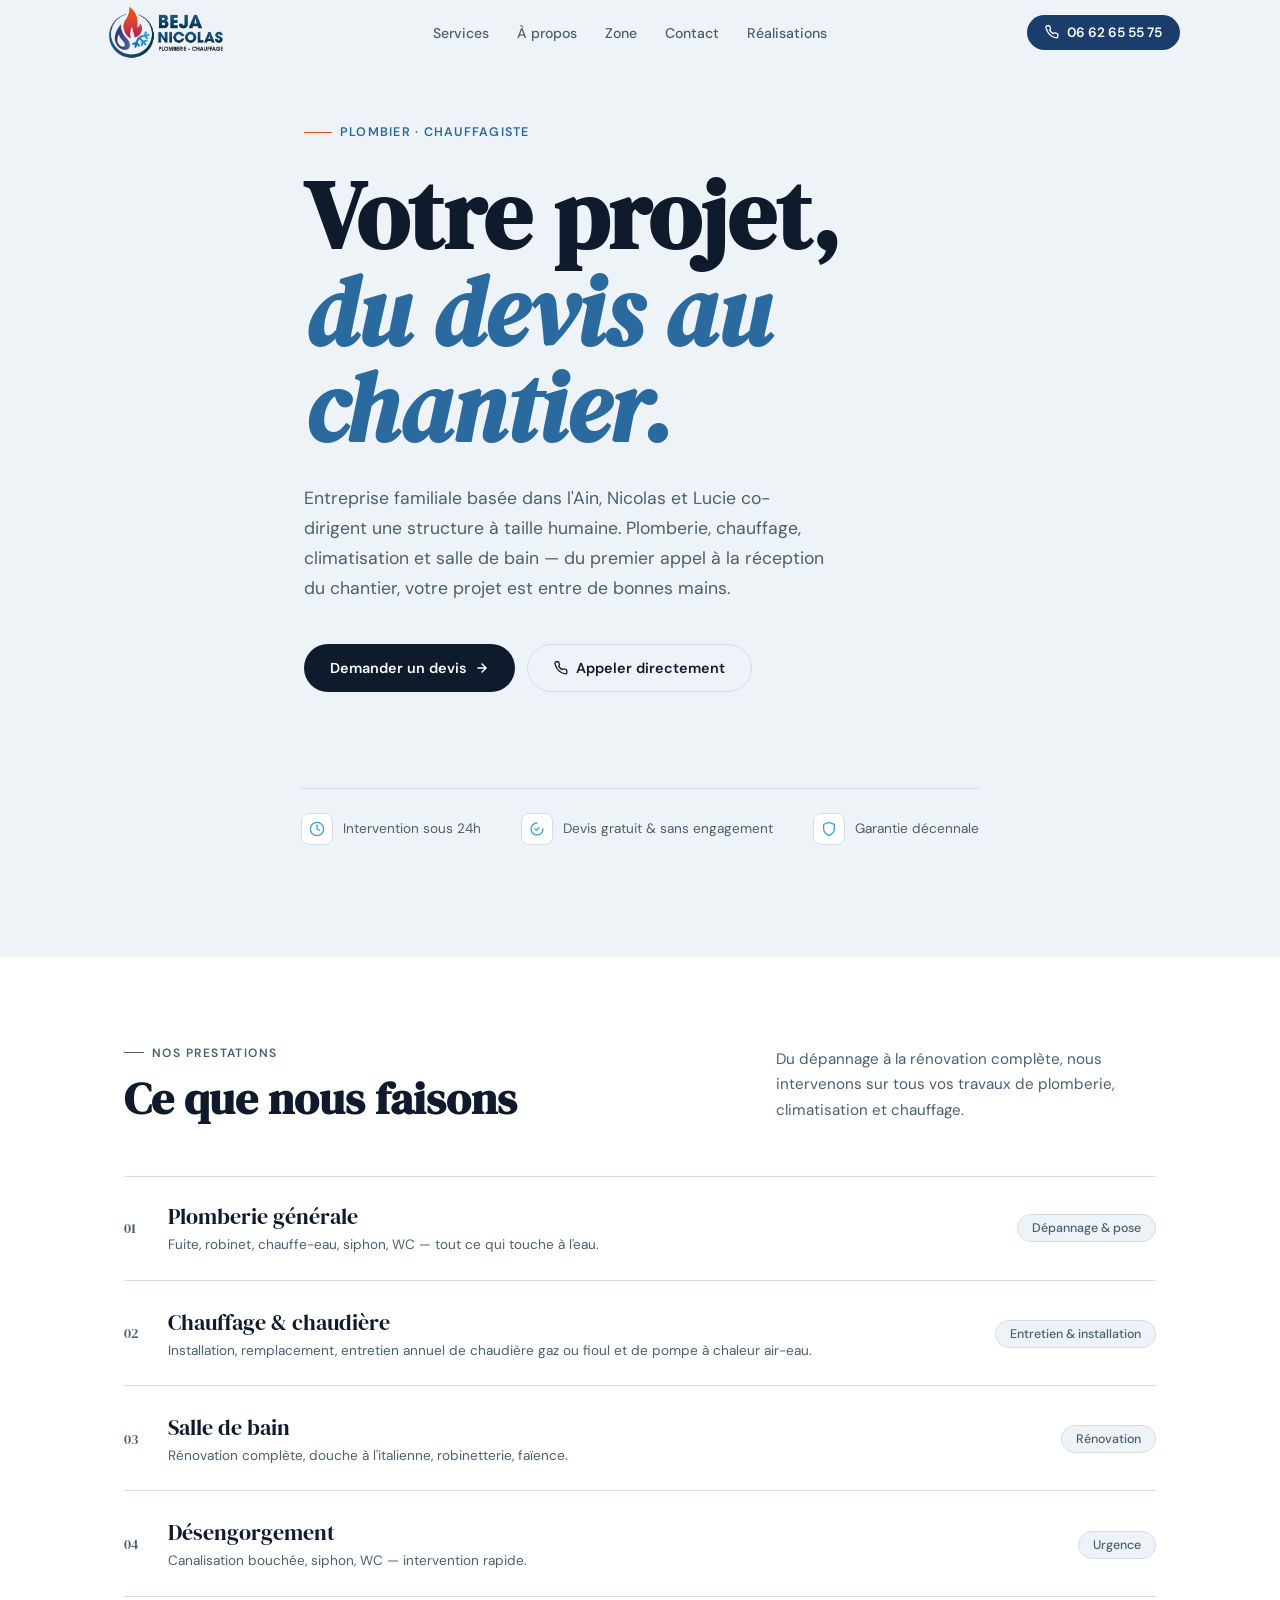
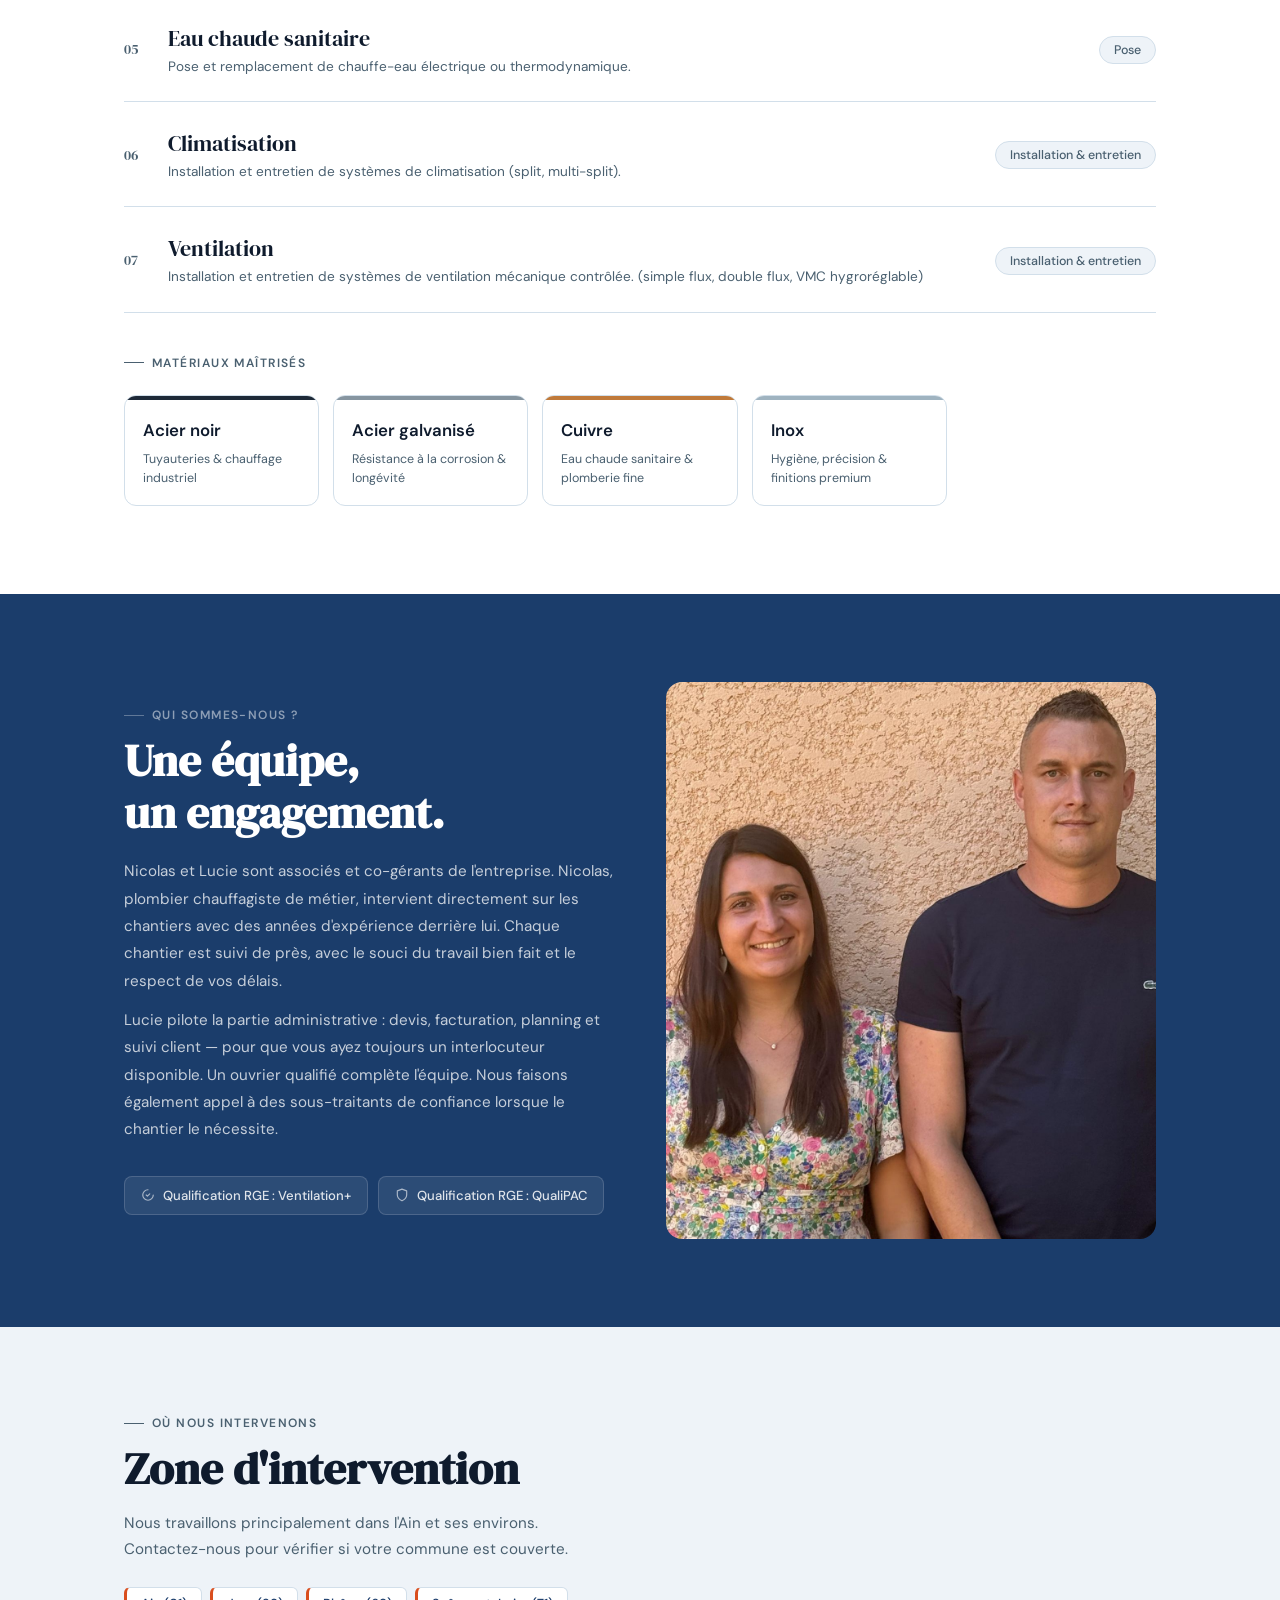
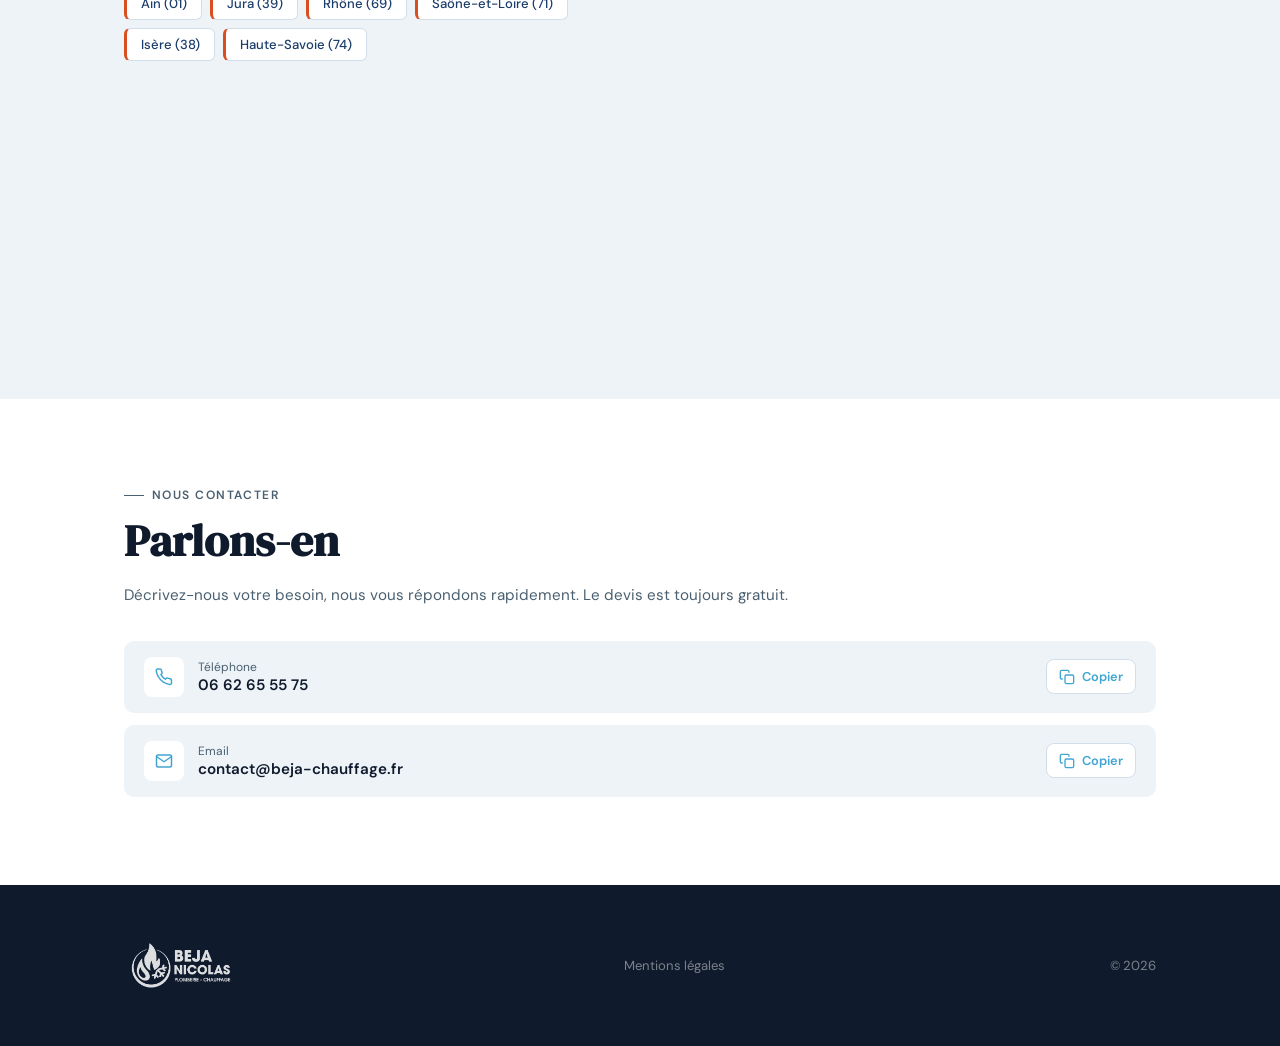
<file: index.html>
<!doctype html>
<html lang="fr">
  <head>
    <meta charset="UTF-8" />
    <meta name="viewport" content="width=device-width, initial-scale=1.0" />
    <title>Nicolas BEJA — Plombier Chauffagiste dans l'Ain (01)</title>
    <meta
      name="description"
      content="Plombier chauffagiste dans l'Ain (01). Entreprise familiale à Revonnas — dépannage, installation sanitaire, chauffage, climatisation. Devis gratuit, intervention rapide."
    />

    <!-- Open Graph -->
    <meta property="og:type" content="website" />
    <meta property="og:locale" content="fr_FR" />
    <meta
      property="og:title"
      content="Nicolas BEJA — Plombier Chauffagiste dans l'Ain (01)"
    />
    <meta
      property="og:description"
      content="Plombier chauffagiste dans l'Ain (01). Entreprise familiale à Revonnas — dépannage, installation sanitaire, chauffage, climatisation. Devis gratuit, intervention rapide."
    />
    <meta property="og:url" content="https://www.beja-chauffage-plomberie.fr/" />
    <meta
      property="og:image"
      content="https://www.beja-chauffage-plomberie.fr/assets/images/logo.png"
    />
    <meta
      property="og:site_name"
      content="Beja Nicolas — Plombier Chauffagiste"
    />

    <!-- Twitter Card -->
    <meta name="twitter:card" content="summary_large_image" />
    <meta
      name="twitter:title"
      content="Nicolas BEJA — Plombier Chauffagiste dans l'Ain (01)"
    />
    <meta
      name="twitter:description"
      content="Plombier chauffagiste dans l'Ain (01). Entreprise familiale à Revonnas — dépannage, installation sanitaire, chauffage, climatisation. Devis gratuit, intervention rapide."
    />
    <meta
      name="twitter:image"
      content="https://www.beja-chauffage-plomberie.fr/assets/images/logo.png"
    />
    <link rel="canonical" href="https://www.beja-chauffage-plomberie.fr/" />
    <meta name="robots" content="index, follow" />

    <!-- JSON-LD LocalBusiness -->
    <script type="application/ld+json">
      {
        "@context": "https://schema.org",
        "@type": "Plumber",
        "name": "Beja Nicolas",
        "legalName": "Beja Nicolas SARL",
        "url": "https://www.beja-chauffage-plomberie.fr/",
        "logo": "https://www.beja-chauffage-plomberie.fr/assets/images/logo.png",
        "image": "https://www.beja-chauffage-plomberie.fr/assets/images/logo.png",
        "telephone": "+33662655575",
        "email": "contact@beja-chauffage.fr",
        "vatID": "FR61990108763",
        "sameAs": [],
        "address": {
          "@type": "PostalAddress",
          "streetAddress": "116 Impasse de la Grillette",
          "addressLocality": "Revonnas",
          "postalCode": "01250",
          "addressCountry": "FR"
        },
        "geo": {
          "@type": "GeoCoordinates",
          "latitude": 46.1717,
          "longitude": 5.3094
        },
        "areaServed": [
          { "@type": "AdministrativeArea", "name": "Ain" },
          { "@type": "AdministrativeArea", "name": "Jura" },
          { "@type": "AdministrativeArea", "name": "Rhône" },
          { "@type": "AdministrativeArea", "name": "Saône-et-Loire" },
          { "@type": "AdministrativeArea", "name": "Isère" },
          { "@type": "AdministrativeArea", "name": "Haute-Savoie" }
        ],
        "priceRange": "€€",
        "openingHoursSpecification": [
          {
            "@type": "OpeningHoursSpecification",
            "dayOfWeek": [
              "Monday",
              "Tuesday",
              "Wednesday",
              "Thursday",
              "Friday"
            ],
            "opens": "08:00",
            "closes": "18:00"
          }
        ],
        "hasOfferCatalog": {
          "@type": "OfferCatalog",
          "name": "Services de plomberie et chauffage",
          "itemListElement": [
            {
              "@type": "Offer",
              "itemOffered": {
                "@type": "Service",
                "name": "Plomberie générale"
              }
            },
            {
              "@type": "Offer",
              "itemOffered": {
                "@type": "Service",
                "name": "Chauffage et chaudière"
              }
            },
            {
              "@type": "Offer",
              "itemOffered": {
                "@type": "Service",
                "name": "Rénovation salle de bain"
              }
            },
            {
              "@type": "Offer",
              "itemOffered": { "@type": "Service", "name": "Débouchage" }
            },
            {
              "@type": "Offer",
              "itemOffered": {
                "@type": "Service",
                "name": "Eau chaude sanitaire"
              }
            },
            {
              "@type": "Offer",
              "itemOffered": { "@type": "Service", "name": "Climatisation" }
            }
          ]
        }
      }
    </script>

    <!-- Favicon -->
    <link rel="icon" type="image/png" href="favicon-96x96.png" sizes="96x96" />
    <link rel="icon" type="image/svg+xml" href="favicon.svg" />
    <link rel="shortcut icon" href="favicon.ico" />
    <link rel="apple-touch-icon" sizes="180x180" href="apple-touch-icon.png" />
    <meta name="apple-mobile-web-app-title" content="Beja Nicolas" />
    <link rel="manifest" href="site.webmanifest" />

    <!-- Preload CSS critique -->
    <link
      rel="preload"
      href="css/style.css"
      as="style"
      onload="this.rel = 'stylesheet'"
    />
    <noscript><link rel="stylesheet" href="css/style.css" /></noscript>

    <!-- Polices auto-hébergées -->
    <link
      rel="preload"
      href="fonts/dm-sans-latin.woff2"
      as="font"
      type="font/woff2"
      crossorigin
    />
    <link
      rel="preload"
      href="fonts/dm-serif-normal-latin.woff2"
      as="font"
      type="font/woff2"
      crossorigin
    />
    <link
      rel="preload"
      href="fonts/dm-serif-italic-latin.woff2"
      as="font"
      type="font/woff2"
      crossorigin
    />
    <meta name="theme-color" content="#1B3D6B" />
  </head>
  <body>
    <!-- NAV -->
    <nav class="nav" id="nav">
      <div class="nav-row">
        <a href="#" class="nav-logo">
          <img
            src="assets/images/logo.png"
            alt="Beja Nicolas — Plombier Chauffagiste"
            width="88"
            height="62"
          />
        </a>

        <ul class="nav-links">
          <li><a href="#services">Services</a></li>
          <li><a href="#about">À propos</a></li>
          <li><a href="#zone">Zone</a></li>
          <li><a href="#contact">Contact</a></li>
          <li><a href="/realisations">Réalisations</a></li>
        </ul>

        <a href="tel:+33662655575" class="nav-tel">
          <svg
            width="14"
            height="14"
            viewBox="0 0 24 24"
            fill="none"
            stroke="currentColor"
            stroke-width="2.2"
            stroke-linecap="round"
            stroke-linejoin="round"
          >
            <path
              d="M22 16.92v3a2 2 0 0 1-2.18 2 19.79 19.79 0 0 1-8.63-3.07A19.5 19.5 0 0 1 4.69 12a19.79 19.79 0 0 1-3.07-8.67A2 2 0 0 1 3.6 1.27h3a2 2 0 0 1 2 1.72c.127.96.361 1.903.7 2.81a2 2 0 0 1-.45 2.11L7.91 8.85a16 16 0 0 0 6 6l.91-.91a2 2 0 0 1 2.11-.45c.907.339 1.85.573 2.81.7A2 2 0 0 1 21.73 16.92z"
            />
          </svg>
          06 62 65 55 75
        </a>

        <button class="burger" id="burger" aria-label="Menu">
          <span></span><span></span><span></span>
        </button>
      </div>
    </nav>

    <div class="drawer" id="drawer">
      <a href="#services" class="dl">Services</a>
      <a href="#about" class="dl">À propos</a>
      <a href="#zone" class="dl">Zone d'intervention</a>
      <a href="#contact" class="dl">Contact</a>
      <a href="/realisations" class="dl">Réalisations</a>
      <a href="tel:+33662655575" class="cta">06 62 65 55 75</a>
    </div>

    <main>
      <!-- HERO -->
      <section class="hero">
        <div class="wrap hero-body">
          <div class="hero-tag">
            <div class="hero-tag-line"></div>
            Plombier · Chauffagiste
          </div>
          <h1>Votre projet,<br /><em>du devis au chantier.</em></h1>
          <p class="hero-sub">
            Entreprise familiale basée dans l'Ain, Nicolas et Lucie co-dirigent
            une structure à taille humaine. Plomberie, chauffage, climatisation
            et salle de bain — du premier appel à la réception du chantier,
            votre projet est entre de bonnes mains.
          </p>
          <div class="hero-actions">
            <a href="#contact" class="btn-dark">
              Demander un devis
              <svg
                width="14"
                height="14"
                viewBox="0 0 24 24"
                fill="none"
                stroke="currentColor"
                stroke-width="2.5"
                stroke-linecap="round"
                stroke-linejoin="round"
              >
                <path d="M5 12h14M12 5l7 7-7 7" />
              </svg>
            </a>
            <a href="tel:+33662655575" class="btn-ghost">
              <svg
                width="14"
                height="14"
                viewBox="0 0 24 24"
                fill="none"
                stroke="currentColor"
                stroke-width="2.2"
                stroke-linecap="round"
                stroke-linejoin="round"
              >
                <path
                  d="M22 16.92v3a2 2 0 0 1-2.18 2 19.79 19.79 0 0 1-8.63-3.07A19.5 19.5 0 0 1 4.69 12a19.79 19.79 0 0 1-3.07-8.67A2 2 0 0 1 3.6 1.27h3a2 2 0 0 1 2 1.72c.127.96.361 1.903.7 2.81a2 2 0 0 1-.45 2.11L7.91 8.85a16 16 0 0 0 6 6l.91-.91a2 2 0 0 1 2.11-.45c.907.339 1.85.573 2.81.7A2 2 0 0 1 21.73 16.92z"
                />
              </svg>
              Appeler directement
            </a>
          </div>
        </div>

        <div class="wrap">
          <div class="hero-bar">
            <div class="hero-bar-item">
              <div class="hero-bar-icon">
                <svg
                  width="16"
                  height="16"
                  viewBox="0 0 24 24"
                  fill="none"
                  stroke="currentColor"
                  stroke-width="2"
                  stroke-linecap="round"
                  stroke-linejoin="round"
                >
                  <circle cx="12" cy="12" r="10" />
                  <polyline points="12 6 12 12 16 14" />
                </svg>
              </div>
              Intervention sous 24h
            </div>
            <div class="hero-bar-item">
              <div class="hero-bar-icon">
                <svg
                  width="16"
                  height="16"
                  viewBox="0 0 24 24"
                  fill="none"
                  stroke="currentColor"
                  stroke-width="2"
                  stroke-linecap="round"
                  stroke-linejoin="round"
                >
                  <path d="M9 12l2 2 4-4" />
                  <path d="M21 12c0 4.97-4.03 9-9 9s-9-4.03-9-9 4.03-9 9-9" />
                </svg>
              </div>
              Devis gratuit &amp; sans engagement
            </div>
            <div class="hero-bar-item">
              <div class="hero-bar-icon">
                <svg
                  width="16"
                  height="16"
                  viewBox="0 0 24 24"
                  fill="none"
                  stroke="currentColor"
                  stroke-width="2"
                  stroke-linecap="round"
                  stroke-linejoin="round"
                >
                  <path d="M12 22s8-4 8-10V5l-8-3-8 3v7c0 6 8 10 8 10z" />
                </svg>
              </div>
              Garantie décennale
            </div>
          </div>
        </div>
      </section>

      <!-- SERVICES -->
      <section class="services" id="services">
        <div class="wrap">
          <div class="services-top rv">
            <div>
              <div class="sec-label">Nos prestations</div>
              <h2 class="sec-title">Ce que nous faisons</h2>
            </div>
            <p>
              Du dépannage à la rénovation complète, nous intervenons sur tous
              vos travaux de plomberie, climatisation et chauffage.
            </p>
          </div>

          <div class="services-list rv">
            <div class="service-row">
              <div class="service-row-left">
                <span class="service-num">01</span>
                <div>
                  <h3>Plomberie générale</h3>
                  <p>
                    Fuite, robinet, chauffe-eau, siphon, WC — tout ce qui touche
                    à l'eau.
                  </p>
                </div>
              </div>
              <span class="service-tag">Dépannage &amp; pose</span>
            </div>

            <div class="service-row">
              <div class="service-row-left">
                <span class="service-num">02</span>
                <div>
                  <h3>Chauffage &amp; chaudière</h3>
                  <p>
                    Installation, remplacement, entretien annuel de chaudière
                    gaz ou fioul et de pompe à chaleur air-eau.
                  </p>
                </div>
              </div>
              <span class="service-tag">Entretien &amp; installation</span>
            </div>

            <div class="service-row">
              <div class="service-row-left">
                <span class="service-num">03</span>
                <div>
                  <h3>Salle de bain</h3>
                  <p>
                    Rénovation complète, douche à l'italienne, robinetterie,
                    faïence.
                  </p>
                </div>
              </div>
              <span class="service-tag">Rénovation</span>
            </div>

            <div class="service-row">
              <div class="service-row-left">
                <span class="service-num">04</span>
                <div>
                  <h3>Désengorgement</h3>
                  <p>Canalisation bouchée, siphon, WC — intervention rapide.</p>
                </div>
              </div>
              <span class="service-tag">Urgence</span>
            </div>

            <div class="service-row">
              <div class="service-row-left">
                <span class="service-num">05</span>
                <div>
                  <h3>Eau chaude sanitaire</h3>
                  <p>
                    Pose et remplacement de chauffe-eau électrique ou
                    thermodynamique.
                  </p>
                </div>
              </div>
              <span class="service-tag">Pose</span>
            </div>

            <div class="service-row">
              <div class="service-row-left">
                <span class="service-num">06</span>
                <div>
                  <h3>Climatisation</h3>
                  <p>
                    Installation et entretien de systèmes de climatisation
                    (split, multi-split).
                  </p>
                </div>
              </div>
              <span class="service-tag">Installation &amp; entretien</span>
            </div>

            <div class="service-row">
              <div class="service-row-left">
                <span class="service-num">07</span>
                <div>
                  <h3>Ventilation</h3>
                  <p>
                    Installation et entretien de systèmes de ventilation
                    mécanique contrôlée. (simple flux, double flux, VMC
                    hygroréglable)
                  </p>
                </div>
              </div>
              <span class="service-tag">Installation &amp; entretien</span>
            </div>

            <div class="mat-section rv">
              <div class="sec-label" style="margin-bottom: 1.5rem">
                Matériaux maîtrisés
              </div>
              <div class="mat-showcase">
                <div class="mat-card mat-card--noir">
                  <div class="mat-top"></div>
                  <strong>Acier noir</strong>
                  <span>Tuyauteries &amp; chauffage industriel</span>
                </div>

                <div class="mat-card mat-card--galva">
                  <div class="mat-top"></div>
                  <strong>Acier galvanisé</strong>
                  <span>Résistance à la corrosion &amp; longévité</span>
                </div>

                <div class="mat-card mat-card--cuivre">
                  <div class="mat-top"></div>
                  <strong>Cuivre</strong>
                  <span>Eau chaude sanitaire &amp; plomberie fine</span>
                </div>

                <div class="mat-card mat-card--inox">
                  <div class="mat-top"></div>
                  <strong>Inox</strong>
                  <span>Hygiène, précision &amp; finitions premium</span>
                </div>
              </div>
            </div>
          </div>
        </div>
      </section>

      <!-- À PROPOS -->
      <section class="about" id="about">
        <div class="wrap">
          <div class="about-layout">
            <div class="about-text rv">
              <div class="sec-label">Qui sommes-nous ?</div>
              <h2 class="sec-title" style="color: var(--white)">
                Une équipe,<br />un engagement.
              </h2>
              <p>
                Nicolas et Lucie sont associés et co-gérants de l'entreprise.
                Nicolas, plombier chauffagiste de métier, intervient directement
                sur les chantiers avec des années d'expérience derrière lui.
                Chaque chantier est suivi de près, avec le souci du travail bien
                fait et le respect de vos délais.
              </p>
              <p>
                Lucie pilote la partie administrative : devis, facturation,
                planning et suivi client — pour que vous ayez toujours un
                interlocuteur disponible. Un ouvrier qualifié complète l'équipe.
                Nous faisons également appel à des sous-traitants de confiance
                lorsque le chantier le nécessite.
              </p>

              <div class="about-certs">
                <div class="cert">
                  <svg
                    width="14"
                    height="14"
                    viewBox="0 0 24 24"
                    fill="none"
                    stroke="currentColor"
                    stroke-width="2"
                    stroke-linecap="round"
                    stroke-linejoin="round"
                  >
                    <path d="M9 12l2 2 4-4" />
                    <path d="M21 12c0 4.97-4.03 9-9 9s-9-4.03-9-9 4.03-9 9-9" />
                  </svg>
                  Qualification RGE : Ventilation+
                </div>
                <div class="cert">
                  <svg
                    width="14"
                    height="14"
                    viewBox="0 0 24 24"
                    fill="none"
                    stroke="currentColor"
                    stroke-width="2"
                    stroke-linecap="round"
                    stroke-linejoin="round"
                  >
                    <path d="M12 22s8-4 8-10V5l-8-3-8 3v7c0 6 8 10 8 10z" />
                  </svg>
                  Qualification RGE : QualiPAC
                </div>
              </div>
            </div>

            <div class="about-photo rv">
              <img
                src="assets/images/portrait.jpg"
                alt="Nicolas et Lucie, co-gérants de l'entreprise"
                width="1200"
                height="1364"
                loading="lazy"
              />
            </div>
          </div>
        </div>
      </section>

      <!-- ZONE -->
      <section class="zone" id="zone">
        <div class="wrap">
          <div class="zone-layout">
            <div class="zone-text rv">
              <div class="sec-label">Où nous intervenons</div>
              <h2 class="sec-title">Zone d'intervention</h2>
              <p>
                Nous travaillons principalement dans l'Ain et ses environs.
                Contactez-nous pour vérifier si votre commune est couverte.
              </p>
              <div class="zone-list">
                <span class="zone-chip">Ain (01)</span>
                <span class="zone-chip">Jura (39)</span>
                <span class="zone-chip">Rhône (69)</span>
                <span class="zone-chip">Saône-et-Loire (71)</span>
                <span class="zone-chip">Isère (38)</span>
                <span class="zone-chip">Haute-Savoie (74)</span>
              </div>
            </div>

            <div class="zone-map rv">
              <iframe
                src="https://maps.google.com/maps?q=Revonnas,01250,France&z=10&output=embed"
                width="100%"
                height="100%"
                style="border: 0"
                allowfullscreen
                loading="lazy"
                referrerpolicy="no-referrer-when-downgrade"
                title="Zone d'intervention — Revonnas et alentours"
              >
              </iframe>
            </div>
          </div>
        </div>
      </section>

      <!-- CONTACT -->
      <section class="contact" id="contact">
        <div class="wrap">
          <div class="contact-layout">
            <div class="contact-intro rv">
              <div class="sec-label">Nous contacter</div>
              <h2 class="sec-title">Parlons-en</h2>
              <p>
                Décrivez-nous votre besoin, nous vous répondons rapidement. Le
                devis est toujours gratuit.
              </p>

              <div class="contact-channels">
                <div class="channel">
                  <a href="tel:+33662655575" class="channel-main">
                    <div class="channel-icon">
                      <svg
                        width="18"
                        height="18"
                        viewBox="0 0 24 24"
                        fill="none"
                        stroke="currentColor"
                        stroke-width="2"
                        stroke-linecap="round"
                        stroke-linejoin="round"
                      >
                        <path
                          d="M22 16.92v3a2 2 0 0 1-2.18 2 19.79 19.79 0 0 1-8.63-3.07A19.5 19.5 0 0 1 4.69 12a19.79 19.79 0 0 1-3.07-8.67A2 2 0 0 1 3.6 1.27h3a2 2 0 0 1 2 1.72c.127.96.361 1.903.7 2.81a2 2 0 0 1-.45 2.11L7.91 8.85a16 16 0 0 0 6 6l.91-.91a2 2 0 0 1 2.11-.45c.907.339 1.85.573 2.81.7A2 2 0 0 1 21.73 16.92z"
                        />
                      </svg>
                    </div>
                    <div>
                      <div class="channel-label">Téléphone</div>
                      <div class="channel-val">06 62 65 55 75</div>
                    </div>
                  </a>
                  <button
                    type="button"
                    class="channel-copy"
                    data-copy="0662655575"
                    aria-label="Copier le numéro de téléphone"
                  >
                    <svg
                      class="icon-copy"
                      width="16"
                      height="16"
                      viewBox="0 0 24 24"
                      fill="none"
                      stroke="currentColor"
                      stroke-width="2"
                      stroke-linecap="round"
                      stroke-linejoin="round"
                    >
                      <rect x="9" y="9" width="13" height="13" rx="2" ry="2" />
                      <path
                        d="M5 15H4a2 2 0 0 1-2-2V4a2 2 0 0 1 2-2h9a2 2 0 0 1 2 2v1"
                      />
                    </svg>
                    <svg
                      class="icon-check"
                      width="16"
                      height="16"
                      viewBox="0 0 24 24"
                      fill="none"
                      stroke="currentColor"
                      stroke-width="2.5"
                      stroke-linecap="round"
                      stroke-linejoin="round"
                    >
                      <polyline points="20 6 9 17 4 12" />
                    </svg>
                    <span class="channel-copy-text">Copier</span>
                  </button>
                </div>
                <div class="channel">
                  <a href="mailto:contact@beja-chauffage.fr" class="channel-main">
                    <div class="channel-icon">
                      <svg
                        width="18"
                        height="18"
                        viewBox="0 0 24 24"
                        fill="none"
                        stroke="currentColor"
                        stroke-width="2"
                        stroke-linecap="round"
                        stroke-linejoin="round"
                      >
                        <path
                          d="M4 4h16c1.1 0 2 .9 2 2v12c0 1.1-.9 2-2 2H4c-1.1 0-2-.9-2-2V6c0-1.1.9-2 2-2z"
                        />
                        <polyline points="22,6 12,13 2,6" />
                      </svg>
                    </div>
                    <div>
                      <div class="channel-label">Email</div>
                      <div class="channel-val">contact@beja-chauffage.fr</div>
                    </div>
                  </a>
                  <button
                    type="button"
                    class="channel-copy"
                    data-copy="contact@beja-chauffage.fr"
                    aria-label="Copier l'adresse email"
                  >
                    <svg
                      class="icon-copy"
                      width="16"
                      height="16"
                      viewBox="0 0 24 24"
                      fill="none"
                      stroke="currentColor"
                      stroke-width="2"
                      stroke-linecap="round"
                      stroke-linejoin="round"
                    >
                      <rect x="9" y="9" width="13" height="13" rx="2" ry="2" />
                      <path
                        d="M5 15H4a2 2 0 0 1-2-2V4a2 2 0 0 1 2-2h9a2 2 0 0 1 2 2v1"
                      />
                    </svg>
                    <svg
                      class="icon-check"
                      width="16"
                      height="16"
                      viewBox="0 0 24 24"
                      fill="none"
                      stroke="currentColor"
                      stroke-width="2.5"
                      stroke-linecap="round"
                      stroke-linejoin="round"
                    >
                      <polyline points="20 6 9 17 4 12" />
                    </svg>
                    <span class="channel-copy-text">Copier</span>
                  </button>
                </div>
              </div>
            </div>
          </div>
        </div>
      </section>
    </main>

    <!-- FOOTER -->
    <footer class="footer">
      <div class="wrap footer-inner">
        <a href="#" class="footer-logo">
          <img
            src="assets/images/logo.png"
            alt="Beja Nicolas — Plombier Chauffagiste"
            width="76"
            height="54"
          />
        </a>
        <div class="footer-links">
          <a href="/mentions-legales">Mentions légales</a>
        </div>
        <span style="font-size: 0.82rem">© 2026</span>
      </div>
    </footer>

    <script src="js/main.js" defer></script>
  </body>
</html>
</file>
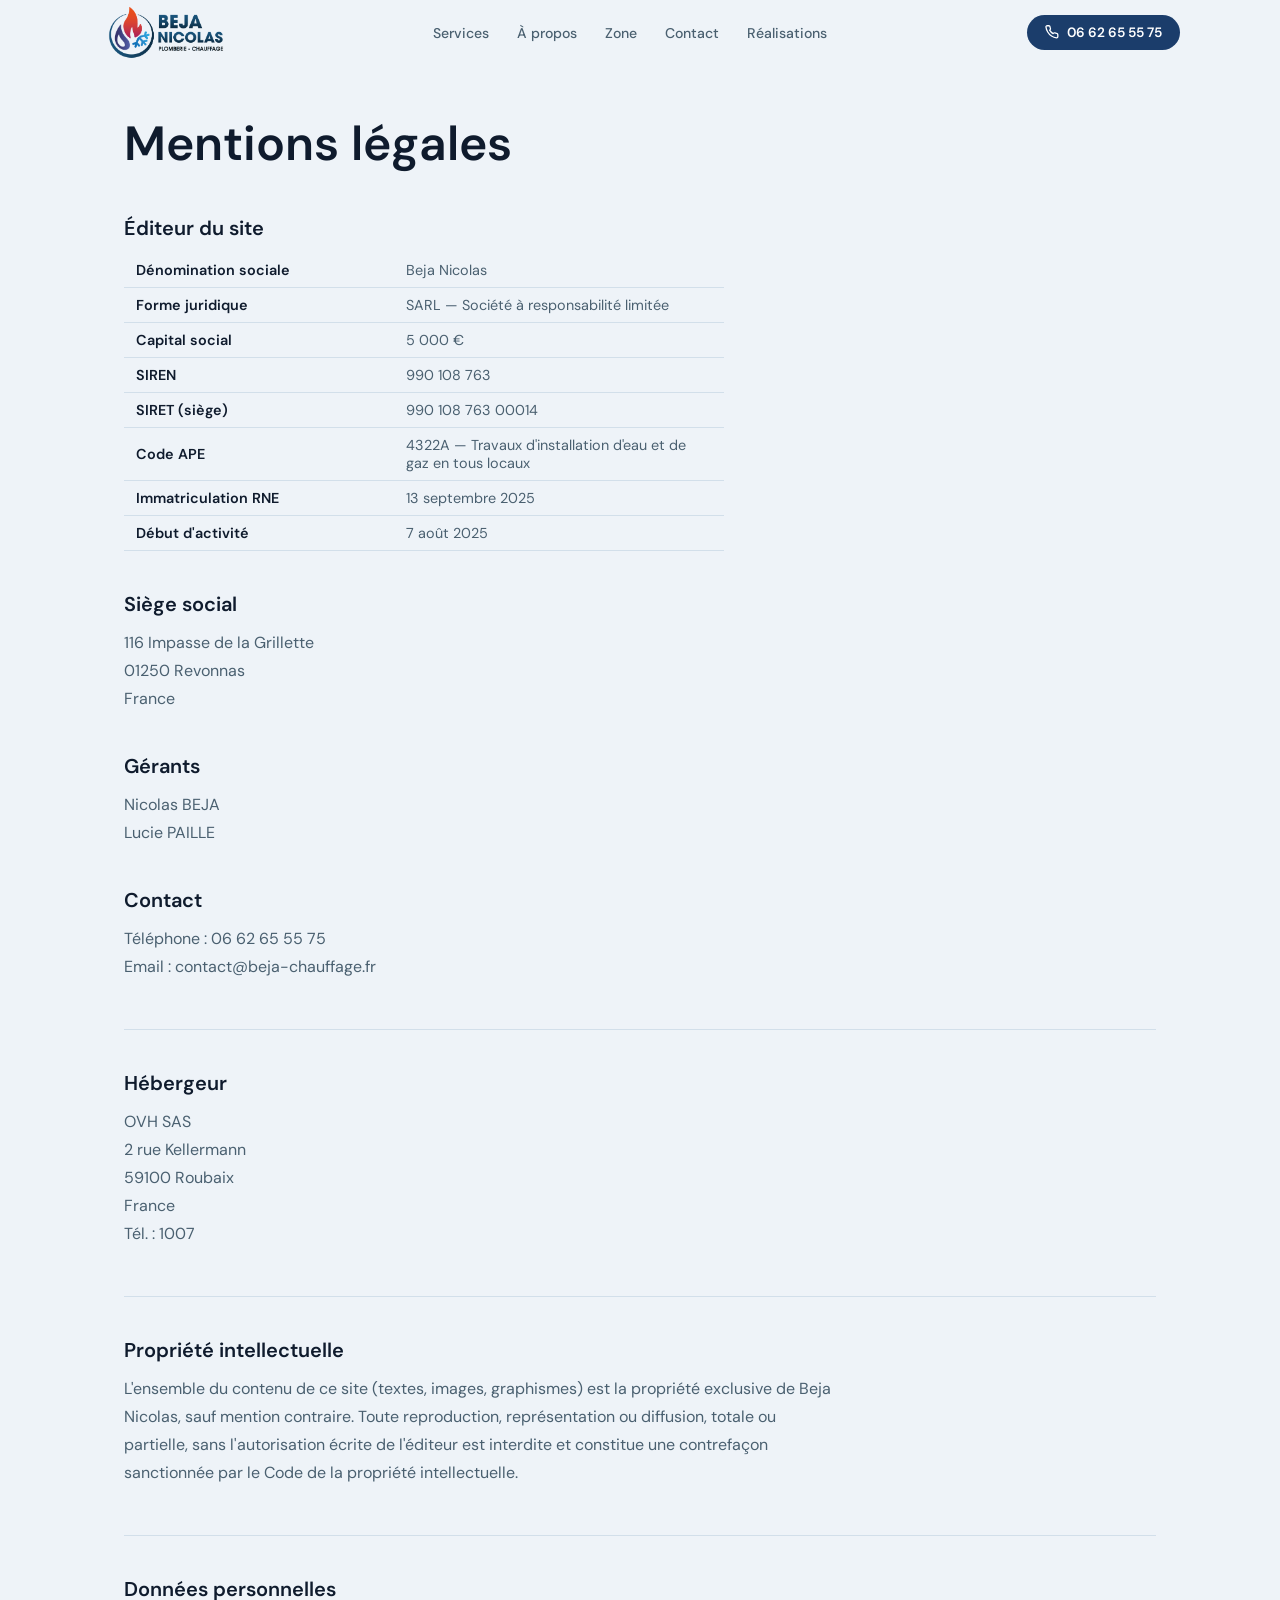
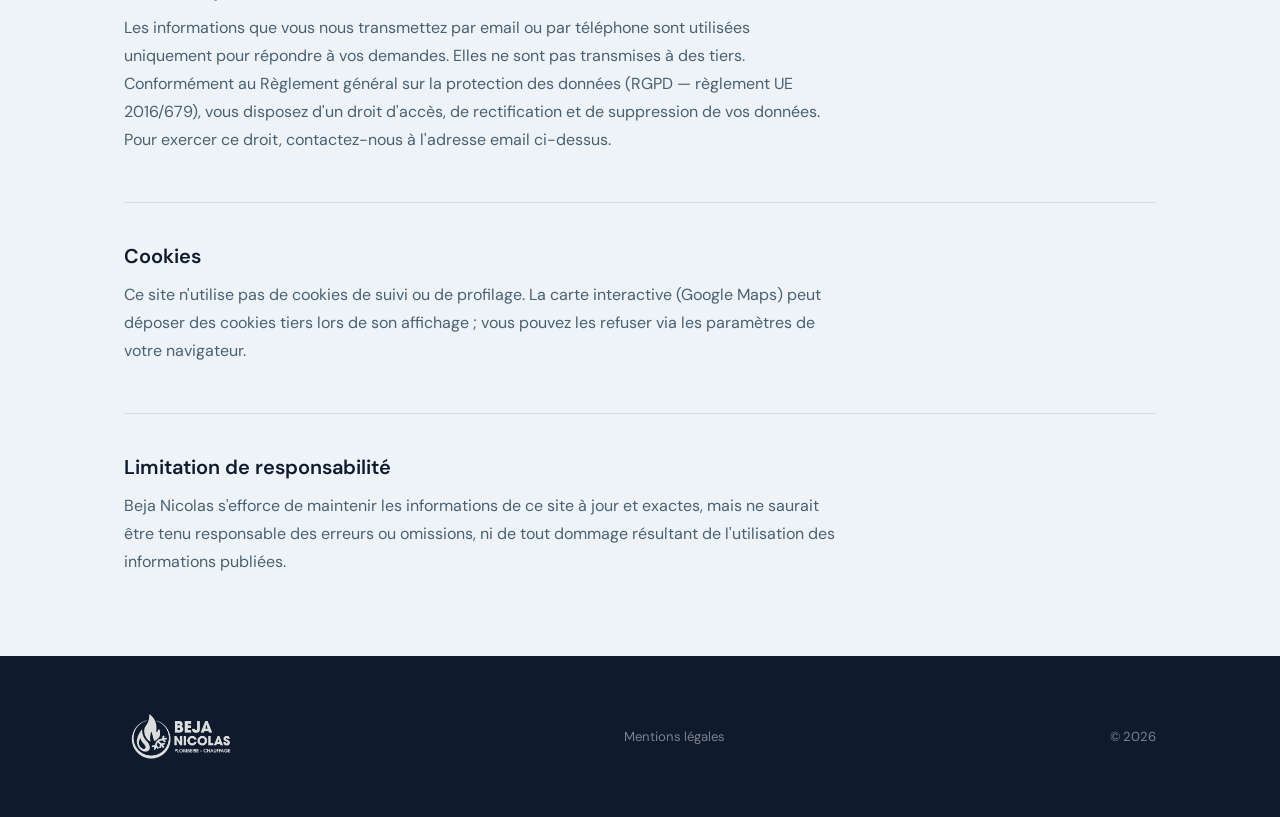
<file: mentions-legales.html>
<!doctype html>
<html lang="fr">
  <head>
    <meta charset="UTF-8" />
    <meta name="viewport" content="width=device-width, initial-scale=1.0" />
    <title>Mentions légales — Beja Nicolas Plombier Chauffagiste</title>
    <meta
      name="description"
      content="Mentions légales de Beja Nicolas, plombier chauffagiste dans l'Ain (01) — SIREN 990 108 763."
    />
    <!-- Open Graph -->
    <meta property="og:type" content="website" />
    <meta property="og:locale" content="fr_FR" />
    <meta property="og:title" content="Mentions légales — Beja Nicolas Plombier Chauffagiste" />
    <meta property="og:description" content="Mentions légales de Beja Nicolas, plombier chauffagiste dans l'Ain (01)." />
    <meta property="og:url" content="https://www.beja-chauffage-plomberie.fr/mentions-legales" />
    <meta property="og:site_name" content="Beja Nicolas — Plombier Chauffagiste" />
    <link rel="canonical" href="https://www.beja-chauffage-plomberie.fr/mentions-legales" />
    <meta name="robots" content="noindex, follow" />

    <!-- Favicon -->
    <link rel="icon" type="image/png" href="favicon-96x96.png" sizes="96x96" />
    <link rel="icon" type="image/svg+xml" href="favicon.svg" />
    <link rel="shortcut icon" href="favicon.ico" />
    <link rel="apple-touch-icon" sizes="180x180" href="apple-touch-icon.png" />
    <meta name="apple-mobile-web-app-title" content="Beja Nicolas" />
    <link rel="manifest" href="site.webmanifest" />

    <link
      rel="preload"
      href="css/style.css"
      as="style"
      onload="this.rel = 'stylesheet'"
    />
    <noscript><link rel="stylesheet" href="css/style.css" /></noscript>
    <!-- Polices auto-hébergées -->
    <link
      rel="preload"
      href="fonts/dm-sans-latin.woff2"
      as="font"
      type="font/woff2"
      crossorigin
    />
    <link
      rel="preload"
      href="fonts/dm-serif-normal-latin.woff2"
      as="font"
      type="font/woff2"
      crossorigin
    />
    <style>
      .legal {
        padding: 7rem 0 5rem;
      }
      .legal h1 {
        font-family: var(--font-serif);
        font-size: clamp(2rem, 5vw, 3rem);
        margin-bottom: 2.5rem;
      }
      .legal h2 {
        font-family: var(--font-serif);
        font-size: 1.25rem;
        margin: 2.5rem 0 0.75rem;
        color: var(--ink);
      }
      .legal p,
      .legal address {
        font-style: normal;
        color: var(--muted);
        line-height: 1.75;
        max-width: 65ch;
      }
      .legal table {
        border-collapse: collapse;
        width: 100%;
        max-width: 600px;
        margin: 0.5rem 0 1rem;
      }
      .legal table th,
      .legal table td {
        text-align: left;
        padding: 0.5rem 0.75rem;
        border-bottom: 1px solid var(--border);
        font-size: 0.9rem;
        color: var(--muted);
      }
      .legal table th {
        color: var(--ink);
        font-weight: 600;
        width: 45%;
      }
      .legal-divider {
        border: none;
        border-top: 1px solid var(--border);
        margin: 3rem 0 0;
      }
    </style>
  </head>
  <body>
    <!-- NAV -->
    <nav class="nav" id="nav">
      <div class="nav-row">
        <a href="/" class="nav-logo">
          <img
            src="assets/images/logo.png"
            alt="Beja Nicolas — Plombier Chauffagiste"
            width="88"
            height="62"
          />
        </a>

        <ul class="nav-links">
          <li><a href="/#services">Services</a></li>
          <li><a href="/#about">À propos</a></li>
          <li><a href="/#zone">Zone</a></li>
          <li><a href="/#contact">Contact</a></li>
          <li><a href="/realisations">Réalisations</a></li>
        </ul>

        <a href="tel:+33662655575" class="nav-tel">
          <svg
            width="14"
            height="14"
            viewBox="0 0 24 24"
            fill="none"
            stroke="currentColor"
            stroke-width="2.2"
            stroke-linecap="round"
            stroke-linejoin="round"
          >
            <path
              d="M22 16.92v3a2 2 0 0 1-2.18 2 19.79 19.79 0 0 1-8.63-3.07A19.5 19.5 0 0 1 4.69 12a19.79 19.79 0 0 1-3.07-8.67A2 2 0 0 1 3.6 1.27h3a2 2 0 0 1 2 1.72c.127.96.361 1.903.7 2.81a2 2 0 0 1-.45 2.11L7.91 8.85a16 16 0 0 0 6 6l.91-.91a2 2 0 0 1 2.11-.45c.907.339 1.85.573 2.81.7A2 2 0 0 1 21.73 16.92z"
            />
          </svg>
          06 62 65 55 75
        </a>

        <button class="burger" id="burger" aria-label="Menu">
          <span></span><span></span><span></span>
        </button>
      </div>
    </nav>

    <div class="drawer" id="drawer">
      <a href="/#services" class="dl">Services</a>
      <a href="/#about" class="dl">À propos</a>
      <a href="/#zone" class="dl">Zone d'intervention</a>
      <a href="/#contact" class="dl">Contact</a>
      <a href="/realisations" class="dl">Réalisations</a>
      <a href="tel:+33662655575" class="cta">06 62 65 55 75</a>
    </div>

    <!-- CONTENU -->
    <main class="legal">
      <div class="wrap">
        <h1>Mentions légales</h1>

        <!-- ÉDITEUR -->
        <h2>Éditeur du site</h2>
        <table>
          <tr>
            <th>Dénomination sociale</th>
            <td>Beja Nicolas</td>
          </tr>
          <tr>
            <th>Forme juridique</th>
            <td>SARL — Société à responsabilité limitée</td>
          </tr>
          <tr>
            <th>Capital social</th>
            <td>5 000 €</td>
          </tr>
          <tr>
            <th>SIREN</th>
            <td>990 108 763</td>
          </tr>
          <tr>
            <th>SIRET (siège)</th>
            <td>990 108 763 00014</td>
          </tr>
          <tr>
            <th>Code APE</th>
            <td>
              4322A — Travaux d'installation d'eau et de gaz en tous locaux
            </td>
          </tr>
          <tr>
            <th>Immatriculation RNE</th>
            <td>13 septembre 2025</td>
          </tr>
          <tr>
            <th>Début d'activité</th>
            <td>7 août 2025</td>
          </tr>
        </table>

        <h2>Siège social</h2>
        <address>
          116 Impasse de la Grillette<br />
          01250 Revonnas<br />
          France
        </address>

        <h2>Gérants</h2>
        <p>Nicolas BEJA</p>
        <p>Lucie PAILLE</p>

        <h2>Contact</h2>
        <p>
          Téléphone : <a href="tel:+33662655575">06 62 65 55 75</a><br />
          Email :
          <a href="mailto:contact@beja-chauffage.fr"
            >contact@beja-chauffage.fr</a
          >
        </p>

        <hr class="legal-divider" />

        <!-- HÉBERGEMENT -->
        <h2>Hébergeur</h2>
        <address>
          OVH SAS<br />
          2 rue Kellermann<br />
          59100 Roubaix<br />
          France<br />
          Tél. : 1007
        </address>

        <hr class="legal-divider" />

        <!-- PROPRIÉTÉ INTELLECTUELLE -->
        <h2>Propriété intellectuelle</h2>
        <p>
          L'ensemble du contenu de ce site (textes, images, graphismes) est la
          propriété exclusive de Beja Nicolas, sauf mention contraire. Toute
          reproduction, représentation ou diffusion, totale ou partielle, sans
          l'autorisation écrite de l'éditeur est interdite et constitue une
          contrefaçon sanctionnée par le Code de la propriété intellectuelle.
        </p>

        <hr class="legal-divider" />

        <!-- DONNÉES PERSONNELLES -->
        <h2>Données personnelles</h2>
        <p>
          Les informations que vous nous transmettez par email ou par
          téléphone sont utilisées uniquement pour répondre à vos demandes. Elles ne sont pas
          transmises à des tiers. Conformément au Règlement général sur la
          protection des données (RGPD — règlement UE 2016/679), vous disposez
          d'un droit d'accès, de rectification et de suppression de vos données.
          Pour exercer ce droit, contactez-nous à l'adresse email ci-dessus.
        </p>

        <hr class="legal-divider" />

        <!-- COOKIES -->
        <h2>Cookies</h2>
        <p>
          Ce site n'utilise pas de cookies de suivi ou de profilage. La carte
          interactive (Google Maps) peut déposer des cookies tiers lors de son
          affichage ; vous pouvez les refuser via les paramètres de votre
          navigateur.
        </p>

        <hr class="legal-divider" />

        <!-- RESPONSABILITÉ -->
        <h2>Limitation de responsabilité</h2>
        <p>
          Beja Nicolas s'efforce de maintenir les informations de ce site à jour
          et exactes, mais ne saurait être tenu responsable des erreurs ou
          omissions, ni de tout dommage résultant de l'utilisation des
          informations publiées.
        </p>
      </div>
    </main>

    <!-- FOOTER -->
    <footer class="footer">
      <div class="wrap footer-inner">
        <a href="/" class="footer-logo">
          <img
            src="assets/images/logo.png"
            alt="Beja Nicolas — Plombier Chauffagiste"
            width="76"
            height="54"
          />
        </a>
        <div class="footer-links">
          <a href="/mentions-legales" aria-current="page"
            >Mentions légales</a
          >
        </div>
        <span style="font-size: 0.82rem">© 2026</span>
      </div>
    </footer>

    <script src="js/main.js" defer></script>
  </body>
</html>
</file>
<file: css/style.css>
/* ── Transition inter-pages (amélioration progressive) ─── */
@view-transition {
  navigation: auto;
}
::view-transition-old(root),
::view-transition-new(root) {
  animation-duration: 0.22s;
}
/* Accessibilité : couper l'animation si mouvement réduit */
@media (prefers-reduced-motion: reduce) {
  ::view-transition-group(*),
  ::view-transition-old(*),
  ::view-transition-new(*) {
    animation: none !important;
  }
}

/* ── Polices auto-hébergées ─────────────────── */
@font-face {
  font-family: 'DM Sans';
  font-style: normal;
  font-weight: 400 600;
  font-display: optional;
  src: url('../fonts/dm-sans-latin-ext.woff2') format('woff2');
  unicode-range: U+0100-02BA, U+02BD-02C5, U+02C7-02CC, U+02CE-02D7, U+02DD-02FF, U+0304, U+0308, U+0329, U+1D00-1DBF, U+1E00-1E9F, U+1EF2-1EFF, U+2020, U+20A0-20AB, U+20AD-20C0, U+2113, U+2C60-2C7F, U+A720-A7FF;
}
@font-face {
  font-family: 'DM Sans';
  font-style: normal;
  font-weight: 400 600;
  font-display: optional;
  src: url('../fonts/dm-sans-latin.woff2') format('woff2');
  unicode-range: U+0000-00FF, U+0131, U+0152-0153, U+02BB-02BC, U+02C6, U+02DA, U+02DC, U+0304, U+0308, U+0329, U+2000-206F, U+20AC, U+2122, U+2191, U+2193, U+2212, U+2215, U+FEFF, U+FFFD;
}
@font-face {
  font-family: 'DM Serif Display';
  font-style: normal;
  font-weight: 400;
  font-display: optional;
  src: url('../fonts/dm-serif-normal-latin-ext.woff2') format('woff2');
  unicode-range: U+0100-02BA, U+02BD-02C5, U+02C7-02CC, U+02CE-02D7, U+02DD-02FF, U+0304, U+0308, U+0329, U+1D00-1DBF, U+1E00-1E9F, U+1EF2-1EFF, U+2020, U+20A0-20AB, U+20AD-20C0, U+2113, U+2C60-2C7F, U+A720-A7FF;
}
@font-face {
  font-family: 'DM Serif Display';
  font-style: normal;
  font-weight: 400;
  font-display: optional;
  src: url('../fonts/dm-serif-normal-latin.woff2') format('woff2');
  unicode-range: U+0000-00FF, U+0131, U+0152-0153, U+02BB-02BC, U+02C6, U+02DA, U+02DC, U+0304, U+0308, U+0329, U+2000-206F, U+20AC, U+2122, U+2191, U+2193, U+2212, U+2215, U+FEFF, U+FFFD;
}
@font-face {
  font-family: 'DM Serif Display';
  font-style: italic;
  font-weight: 400;
  font-display: optional;
  src: url('../fonts/dm-serif-italic-latin-ext.woff2') format('woff2');
  unicode-range: U+0100-02BA, U+02BD-02C5, U+02C7-02CC, U+02CE-02D7, U+02DD-02FF, U+0304, U+0308, U+0329, U+1D00-1DBF, U+1E00-1E9F, U+1EF2-1EFF, U+2020, U+20A0-20AB, U+20AD-20C0, U+2113, U+2C60-2C7F, U+A720-A7FF;
}
@font-face {
  font-family: 'DM Serif Display';
  font-style: italic;
  font-weight: 400;
  font-display: optional;
  src: url('../fonts/dm-serif-italic-latin.woff2') format('woff2');
  unicode-range: U+0000-00FF, U+0131, U+0152-0153, U+02BB-02BC, U+02C6, U+02DA, U+02DC, U+0304, U+0308, U+0329, U+2000-206F, U+20AC, U+2122, U+2191, U+2193, U+2212, U+2215, U+FEFF, U+FFFD;
}

/* ── Tokens ─────────────────────────────────── */
:root {
  --ink:     #0F1B2D;
  --navy:    #1B3D6B;
  --blue:    #2B6A9E;
  --sky:     #41A5D3;
  --orange:  #D94E1E;
  --fog:     #EEF3F8;
  --white:   #ffffff;
  --muted:   #4A6070;
  --border:  #D2DFEA;
  --r:       10px;
}

*, *::before, *::after { box-sizing: border-box; margin: 0; padding: 0; }
html  { scroll-behavior: smooth; }
body  {
  font-family: 'DM Sans', system-ui, sans-serif;
  background: var(--fog);
  color: var(--ink);
  overflow-x: hidden;
}
a { color: inherit; text-decoration: none; }
img { display: block; max-width: 100%; }

/* ── Layout helpers ─────────────────────────── */
.wrap {
  max-width: 1080px;
  margin-inline: auto;
  padding-inline: 24px;
}

/* ── NAV ────────────────────────────────────── */
.nav {
  position: fixed;
  inset: 0 0 auto;
  z-index: 50;
  padding: 0 24px;
  transition: background .3s, border-color .3s;
  border-bottom: 1px solid transparent;
}
.nav.on {
  background: rgba(238,243,248,.93);
  backdrop-filter: blur(10px);
  border-color: var(--border);
}
.nav-row {
  max-width: 1080px;
  margin-inline: auto;
  height: 64px;
  display: flex;
  align-items: center;
  justify-content: space-between;
}
.nav-logo img {
  height: 93px;
  width: auto;
  aspect-ratio: 88 / 62;
  display: block;
}
.nav-links {
  display: none;
  gap: 28px;
  list-style: none;
}
.nav-links a {
  font-size: .88rem;
  font-weight: 500;
  color: var(--muted);
  transition: color .2s;
}
.nav-links a:hover { color: var(--ink); }

.nav-tel {
  display: none;
  align-items: center;
  gap: 8px;
  background: var(--navy);
  color: var(--white);
  font-size: .85rem;
  font-weight: 600;
  padding: 9px 18px;
  border-radius: 50px;
  transition: opacity .2s;
}
.nav-tel:hover { opacity: .85; }

.burger {
  background: none;
  border: 1px solid var(--border);
  border-radius: 8px;
  width: 40px; height: 40px;
  display: flex;
  flex-direction: column;
  align-items: center;
  justify-content: center;
  gap: 3px;
  cursor: pointer;
  transition: border-color .25s;
}
.burger span {
  display: block;
  width: 18px; height: 2px;
  border-radius: 2px;
  background: var(--ink);
  transition: transform .3s cubic-bezier(.4,0,.2,1);
}
/* Ouverture : les barres extérieures s'écartent, le milieu ne bouge pas */
.burger.on span:nth-child(1) { transform: translateY(-4px); }
.burger.on span:nth-child(3) { transform: translateY(4px); }

.drawer {
  position: fixed;
  inset: 64px 0 0;
  background: var(--fog);
  padding: 32px 24px;
  display: flex;
  flex-direction: column;
  gap: 20px;
  transform: translateY(-110%);
  transition: transform .3s cubic-bezier(.4,0,.2,1);
  z-index: 49;
  border-bottom: 1px solid var(--border);
}
.drawer.on { transform: none; }
.drawer a {
  font-size: 1.1rem;
  font-weight: 500;
  color: var(--ink);
  padding-bottom: 20px;
  border-bottom: 1px solid var(--border);
}
.drawer .cta {
  background: var(--navy);
  color: var(--white);
  border-radius: 50px;
  padding: 14px 24px;
  font-weight: 600;
  text-align: center;
  border: none;
  margin-top: 4px;
}

@media (min-width: 720px) {
  .nav-links { display: flex; }
  .nav-tel   { display: flex; }
  .burger    { display: none; }
}

/* ── HERO ───────────────────────────────────── */
.hero {
  min-height: 100svh;
  display: grid;
  grid-template-rows: 1fr auto;
  padding-top: 64px;
}
.hero-body {
  display: flex;
  flex-direction: column;
  justify-content: center;
  padding-block: 60px 40px;
}

.hero-tag {
  display: inline-flex;
  align-items: center;
  gap: 8px;
  font-size: .78rem;
  font-weight: 600;
  letter-spacing: .1em;
  text-transform: uppercase;
  color: var(--blue);
  margin-bottom: 28px;
}
.hero-tag-line {
  width: 28px; height: 1px;
  background: var(--orange);
}

.hero h1 {
  font-family: 'DM Serif Display', serif;
  font-size: clamp(2.6rem, 8vw, 6rem);
  line-height: 1.0;
  color: var(--ink);
  margin-bottom: 28px;
  max-width: 14ch;
}
.hero h1 em {
  font-style: italic;
  color: var(--blue);
}

.hero-sub {
  font-size: clamp(.95rem, 2vw, 1.1rem);
  color: var(--muted);
  line-height: 1.7;
  max-width: 44ch;
  margin-bottom: 40px;
}

.hero-actions {
  display: flex;
  flex-wrap: wrap;
  gap: 12px;
  margin-bottom: 56px;
}
.btn-dark {
  background: var(--ink);
  color: var(--white);
  padding: 14px 26px;
  border-radius: 50px;
  font-size: .9rem;
  font-weight: 600;
  display: inline-flex;
  align-items: center;
  gap: 8px;
  transition: background .2s;
}
.btn-dark:hover { background: var(--blue); }
.btn-ghost {
  background: transparent;
  color: var(--ink);
  padding: 14px 26px;
  border-radius: 50px;
  font-size: .9rem;
  font-weight: 600;
  border: 1.5px solid var(--border);
  display: inline-flex;
  align-items: center;
  gap: 8px;
  transition: border-color .2s;
}
.btn-ghost:hover { border-color: var(--ink); }

/* Hero bottom bar */
.hero-bar {
  border-top: 1px solid var(--border);
  padding-block: 24px;
  display: flex;
  flex-wrap: wrap;
  gap: 20px 40px;
  align-items: center;
}
.hero-bar-item {
  display: flex;
  align-items: center;
  gap: 10px;
  font-size: .85rem;
  color: var(--muted);
}
.hero-bar-icon {
  width: 32px; height: 32px;
  background: var(--white);
  border: 1px solid var(--border);
  border-radius: 8px;
  display: grid;
  place-items: center;
  color: var(--sky);
  flex-shrink: 0;
}

/* ── SECTION COMMONS ────────────────────────── */
section { padding-block: 88px; }

.sec-label {
  font-size: .75rem;
  font-weight: 600;
  letter-spacing: .12em;
  text-transform: uppercase;
  color: var(--muted);
  margin-bottom: 12px;
  display: flex;
  align-items: center;
  gap: 8px;
}
.sec-label::before {
  content: '';
  width: 20px; height: 1px;
  background: var(--muted);
}
.sec-title {
  font-family: 'DM Serif Display', serif;
  font-size: clamp(1.8rem, 4vw, 2.8rem);
  line-height: 1.15;
  color: var(--ink);
}

/* ── SERVICES ───────────────────────────────── */
.services { background: var(--white); }

.services-top {
  display: flex;
  flex-wrap: wrap;
  align-items: flex-end;
  justify-content: space-between;
  gap: 20px;
  margin-bottom: 52px;
}
.services-top p {
  font-size: .95rem;
  color: var(--muted);
  line-height: 1.7;
  max-width: 38ch;
}

.services-list {
  display: grid;
  gap: 2px;
}
.service-row {
  display: flex;
  align-items: center;
  justify-content: space-between;
  gap: 16px;
  padding: 24px 0;
  border-bottom: 1px solid var(--border);
  cursor: default;
  transition: padding-left .25s;
}
.service-row:first-child { border-top: 1px solid var(--border); }
.service-row:hover { padding-left: 8px; }

.service-row-left {
  display: flex;
  align-items: center;
  gap: 20px;
}
.service-num {
  font-family: 'DM Serif Display', serif;
  font-size: .85rem;
  color: var(--muted);
  width: 24px;
  flex-shrink: 0;
}
.service-row h3 {
  font-family: 'DM Serif Display', serif;
  font-size: clamp(1.1rem, 2.5vw, 1.4rem);
  color: var(--ink);
  font-weight: 400;
}
.service-row p {
  font-size: .85rem;
  color: var(--muted);
  margin-top: 3px;
  line-height: 1.5;
}
.service-tag {
  background: var(--fog);
  border: 1px solid var(--border);
  border-radius: 50px;
  padding: 5px 14px;
  font-size: .78rem;
  font-weight: 500;
  color: var(--muted);
  white-space: nowrap;
  flex-shrink: 0;
}
.service-row:hover .service-tag {
  background: var(--orange);
  border-color: var(--orange);
  color: var(--white);
}

/* ── MATÉRIAUX ──────────────────────────────── */
.mat-section {
  margin-top: 40px;
}
.mat-showcase {
  display: grid;
  grid-template-columns: repeat(auto-fill, minmax(180px, 1fr));
  gap: 14px;
}
.mat-card {
  background: var(--white);
  border: 1px solid var(--border);
  border-radius: 12px;
  overflow: hidden;
  padding: 20px 18px 18px;
  display: flex;
  flex-direction: column;
  gap: 10px;
  transition: transform .2s, box-shadow .2s;
}
.mat-card:hover {
  transform: translateY(-3px);
  box-shadow: 0 8px 20px rgba(0,0,0,.08);
}
.mat-top {
  position: absolute;
  top: 0; left: 0; right: 0;
  height: 4px;
}
.mat-card { position: relative; padding-top: 24px; }
.mat-card strong {
  font-family: var(--font-serif);
  font-size: 1.05rem;
  color: var(--ink);
  display: block;
  line-height: 1.2;
}
.mat-card span {
  font-size: .78rem;
  color: var(--muted);
  line-height: 1.5;
}

/* Accents par matériau */
.mat-card--noir  .mat-top  { background: #1e2a38; }
.mat-card--galva .mat-top  { background: #8695a0; }
.mat-card--cuivre .mat-top { background: #c07a3a; }
.mat-card--inox  .mat-top  { background: #9fb3c0; }


/* ── ABOUT ──────────────────────────────────── */
.about { background: var(--navy); }
.about .sec-label { color: rgba(255,255,255,.5); }
.about .sec-label::before { background: rgba(255,255,255,.3); }
.about .sec-title { color: var(--white); }

.about-layout {
  display: grid;
  gap: 52px;
  align-items: center;
}

.about-text p {
  font-size: .95rem;
  color: rgba(255,255,255,.75);
  line-height: 1.8;
  margin-top: 20px;
  max-width: 52ch;
}
.about-text p + p { margin-top: 12px; }

.about-diff {
  display: flex;
  align-items: flex-start;
  gap: 12px;
  background: rgba(255,255,255,.07);
  border: 1px solid rgba(255,255,255,.12);
  border-left: 3px solid var(--orange);
  border-radius: 8px;
  padding: 14px 18px;
  margin-top: 20px;
  font-size: .88rem;
  color: rgba(255,255,255,.85);
  line-height: 1.65;
}

.about-certs {
  display: flex;
  flex-wrap: wrap;
  gap: 10px;
  margin-top: 32px;
}
.cert {
  display: flex;
  align-items: center;
  gap: 8px;
  background: rgba(255,255,255,.08);
  border: 1px solid rgba(255,255,255,.15);
  border-radius: 8px;
  padding: 10px 16px;
  font-size: .82rem;
  font-weight: 500;
  color: rgba(255,255,255,.85);
}
.cert svg { flex-shrink: 0; opacity: .7; }

.about-photo {
  max-width: 420px;
  margin: 0 auto;
  border-radius: 16px;
  overflow: hidden;
}
.about-photo img {
  display: block;
  width: 100%;
  height: auto;
}

@media (min-width: 800px) {
  .about-layout { grid-template-columns: 1fr 1fr; }
  .about-photo  { max-width: none; margin: 0; }
}

/* ── ZONE ───────────────────────────────────── */
.zone { background: var(--fog); }

.zone-layout {
  display: grid;
  gap: 40px;
  align-items: start;
}
.zone-text p {
  font-size: .95rem;
  color: var(--muted);
  line-height: 1.7;
  margin-top: 16px;
  max-width: 46ch;
}
.zone-list {
  display: flex;
  flex-wrap: wrap;
  gap: 8px;
  margin-top: 24px;
}
.zone-chip {
  background: var(--white);
  border: 1px solid var(--border);
  border-radius: 6px;
  padding: 7px 14px;
  font-size: .82rem;
  font-weight: 500;
  color: var(--navy);
  border-left: 3px solid var(--orange);
}

/* Map placeholder */
.zone-map {
  aspect-ratio: 1;
  border-radius: 16px;
  overflow: hidden;
}

@media (min-width: 800px) {
  .zone-layout { grid-template-columns: 1fr 1fr; }
}

/* ── CONTACT ────────────────────────────────── */
.contact { background: var(--white); }

.contact-layout {
  display: grid;
  gap: 48px;
  align-items: start;
}

.contact-intro p {
  font-size: .95rem;
  color: var(--muted);
  line-height: 1.7;
  margin-top: 16px;
}
.contact-channels {
  display: flex;
  flex-direction: column;
  gap: 12px;
  margin-top: 32px;
}
.channel {
  display: flex;
  align-items: center;
  gap: 14px;
  padding: 16px 20px;
  background: var(--fog);
  border-radius: var(--r);
  transition: background .2s;
}
.channel:hover { background: var(--border); }
.channel-main {
  display: flex;
  align-items: center;
  gap: 14px;
  flex: 1;
  min-width: 0;
  color: inherit;
  text-decoration: none;
}
.channel-icon {
  width: 40px; height: 40px;
  background: var(--white);
  border-radius: 8px;
  display: grid;
  place-items: center;
  color: var(--sky);
  flex-shrink: 0;
}
.channel-label { font-size: .75rem; color: var(--muted); }
.channel-val   {
  font-size: .95rem; font-weight: 600; color: var(--ink);
  overflow-wrap: anywhere;
  user-select: text; -webkit-user-select: text; -webkit-user-drag: none;
}

.channel-copy {
  display: inline-flex;
  align-items: center;
  gap: 7px;
  flex-shrink: 0;
  padding: 8px 12px;
  font: inherit;
  font-size: .8rem;
  font-weight: 600;
  color: var(--sky);
  background: var(--white);
  border: 1px solid var(--border);
  border-radius: 8px;
  cursor: pointer;
  transition: background .2s, color .2s, border-color .2s;
}
.channel-copy:hover { border-color: var(--sky); }
.channel-copy .icon-check { display: none; }
.channel-copy.copied {
  color: #fff;
  background: var(--sky);
  border-color: var(--sky);
}
.channel-copy.copied .icon-copy  { display: none; }
.channel-copy.copied .icon-check { display: inline; }



/* ── FOOTER ─────────────────────────────────── */
.footer {
  background: var(--ink);
  color: rgba(255,255,255,.45);
  padding-block: 40px;
}
.footer-inner {
  display: flex;
  flex-wrap: wrap;
  align-items: center;
  justify-content: space-between;
  gap: 16px;
}
.footer-logo img {
  height: 81px;
  width: auto;
  aspect-ratio: 76 / 54;
  display: block;
  filter: brightness(0) invert(1);
  opacity: .85;
}
.footer-logo:hover img { opacity: 1; }
.footer-inner a {
  font-size: .82rem;
  transition: color .2s;
}
.footer-inner a:hover { color: var(--white); }
.footer-links { display: flex; gap: 20px; flex-wrap: wrap; }

/* ── Reveal ─────────────────────────────────── */
.rv {
  opacity: 0;
  transform: translateY(20px);
  transition: opacity .55s ease, transform .55s ease;
}
.rv.in { opacity: 1; transform: none; }

/* ── RÉALISATIONS ───────────────────────────── */
.real-hero {
  padding: 7rem 0 0;
  background: var(--fog);
}
.real-hero h1 {
  font-family: var(--font-serif);
  font-size: clamp(2rem, 5vw, 3.5rem);
  color: var(--ink);
  line-height: 1.15;
  margin: .5rem 0 .75rem;
}
.real-hero h1 em { color: var(--blue); font-style: italic; }
.real-hero > .wrap > p {
  font-size: 1rem;
  color: var(--muted);
  max-width: 52ch;
  line-height: 1.7;
}

.real-filters {
  display: flex;
  flex-wrap: wrap;
  gap: 10px;
  padding: 2rem 0 2.5rem;
}
.filter-btn {
  padding: 9px 18px;
  border-radius: 6px;
  font-size: .85rem;
  font-weight: 600;
  cursor: pointer;
  border: 1px solid var(--border);
  background: var(--white);
  color: var(--ink);
  transition: background .15s, color .15s, border-color .15s;
}
.filter-btn:hover { background: var(--border); }
.filter-btn.active {
  background: var(--navy);
  border-color: var(--navy);
  color: var(--white);
}

.real-section { padding: 2.5rem 0 5rem; }
.real-grid {
  display: grid;
  grid-template-columns: repeat(auto-fill, minmax(280px, 1fr));
  gap: 14px;
}
.real-card {
  border-radius: var(--r);
  overflow: hidden;
  cursor: pointer;
  aspect-ratio: 4/3;
  background: var(--border);
  transition: transform .2s, box-shadow .2s;
}
.real-card:hover {
  transform: translateY(-3px);
  box-shadow: 0 8px 24px rgba(0,0,0,.12);
}
.real-card img {
  width: 100%;
  height: 100%;
  object-fit: cover;
  display: block;
  transition: transform .3s;
}
.real-card:hover img { transform: scale(1.04); }
.real-card.hidden { display: none; }

/* Lightbox */
.lightbox {
  display: none;
  position: fixed;
  inset: 0;
  background: rgba(0,0,0,.92);
  z-index: 1000;
  align-items: center;
  justify-content: center;
}
.lightbox.open { display: flex; }
.lightbox-img {
  max-width: min(90vw, 1000px);
  max-height: 90vh;
  object-fit: contain;
  border-radius: 6px;
  display: block;
}
.lightbox-close {
  position: absolute;
  top: 20px; right: 20px;
  background: rgba(255,255,255,.12);
  border: none;
  color: var(--white);
  width: 44px; height: 44px;
  border-radius: 50%;
  font-size: 1.5rem;
  cursor: pointer;
  display: grid;
  place-items: center;
  transition: background .15s;
}
.lightbox-close:hover { background: rgba(255,255,255,.25); }
.lightbox-prev,
.lightbox-next {
  position: absolute;
  top: 50%; transform: translateY(-50%);
  background: rgba(255,255,255,.12);
  border: none;
  color: var(--white);
  width: 48px; height: 48px;
  border-radius: 50%;
  font-size: 1.8rem;
  cursor: pointer;
  display: grid;
  place-items: center;
  transition: background .15s;
}
.lightbox-prev:hover,
.lightbox-next:hover { background: rgba(255,255,255,.25); }
.lightbox-prev { left: 16px; }
.lightbox-next { right: 16px; }

.real-section + .real-section { border-top: 1px solid var(--border); }
.real-section-header { margin-bottom: 2rem; }
</file>
